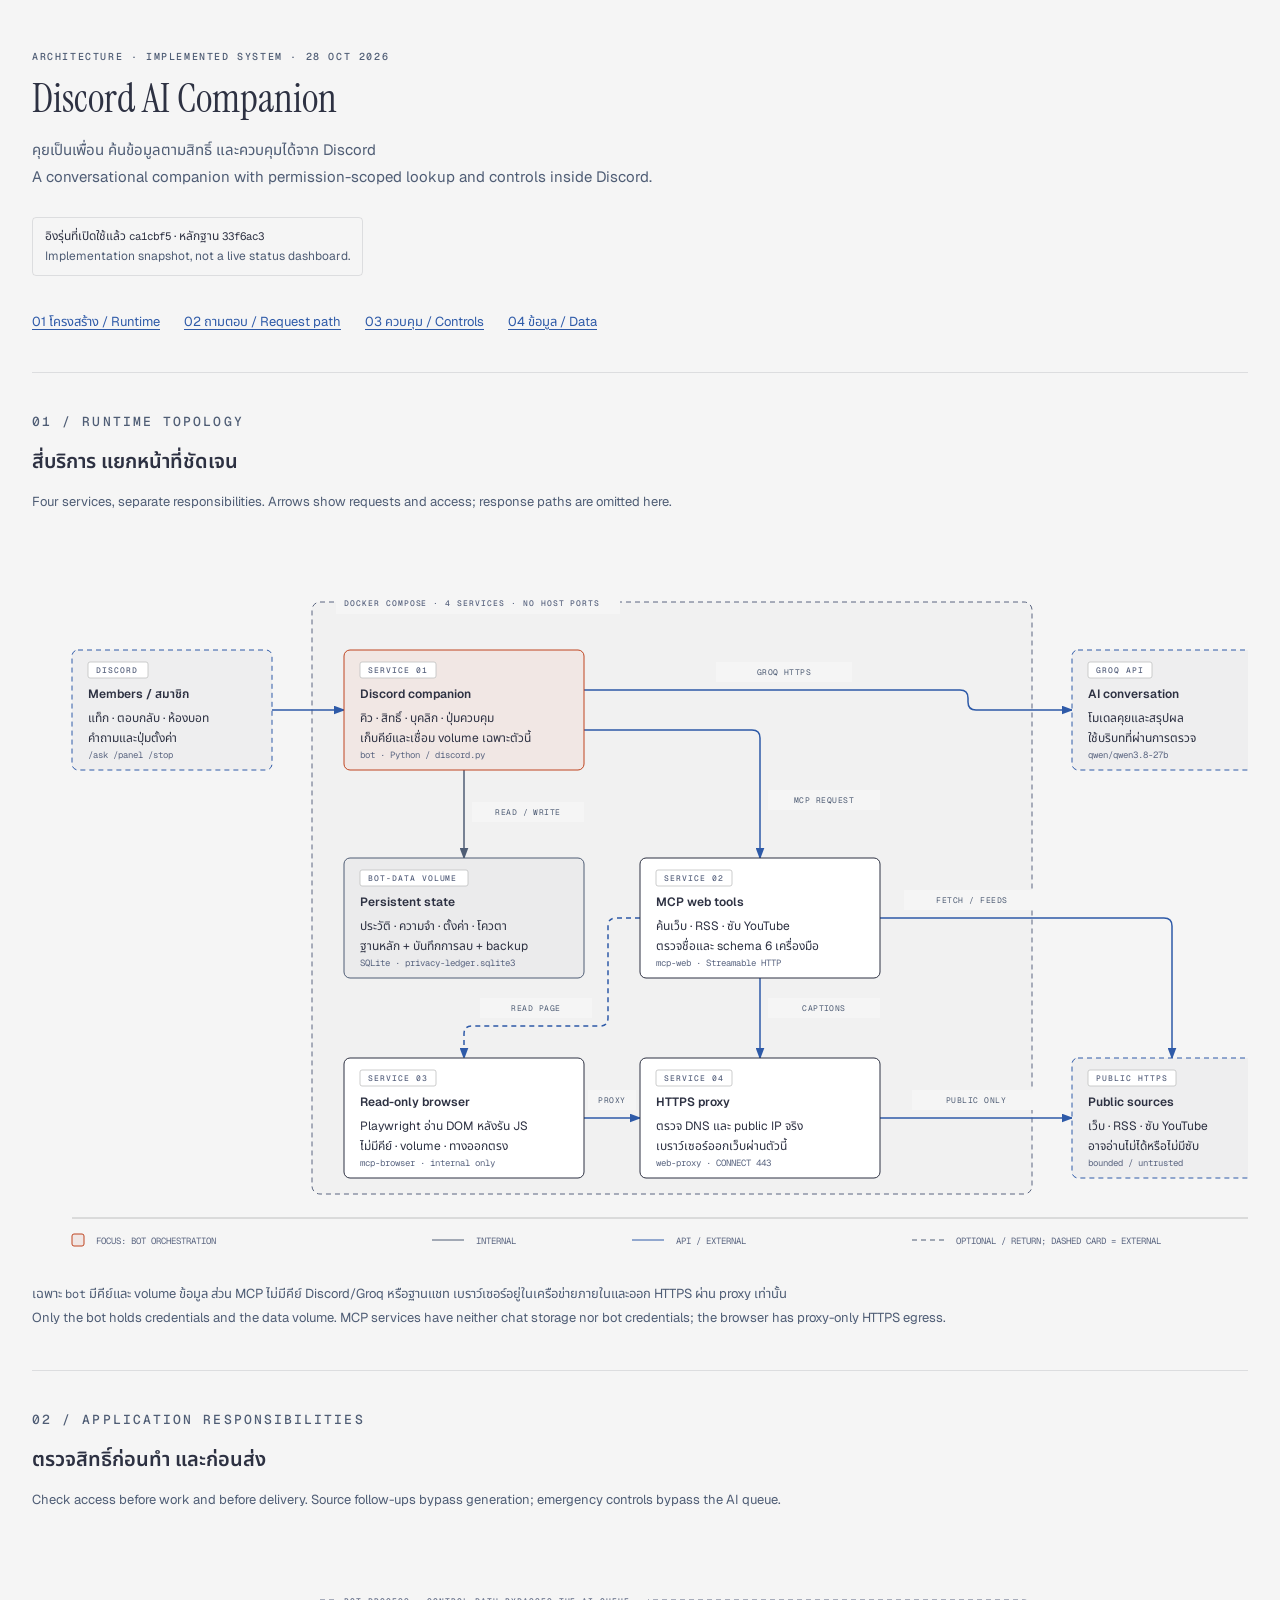
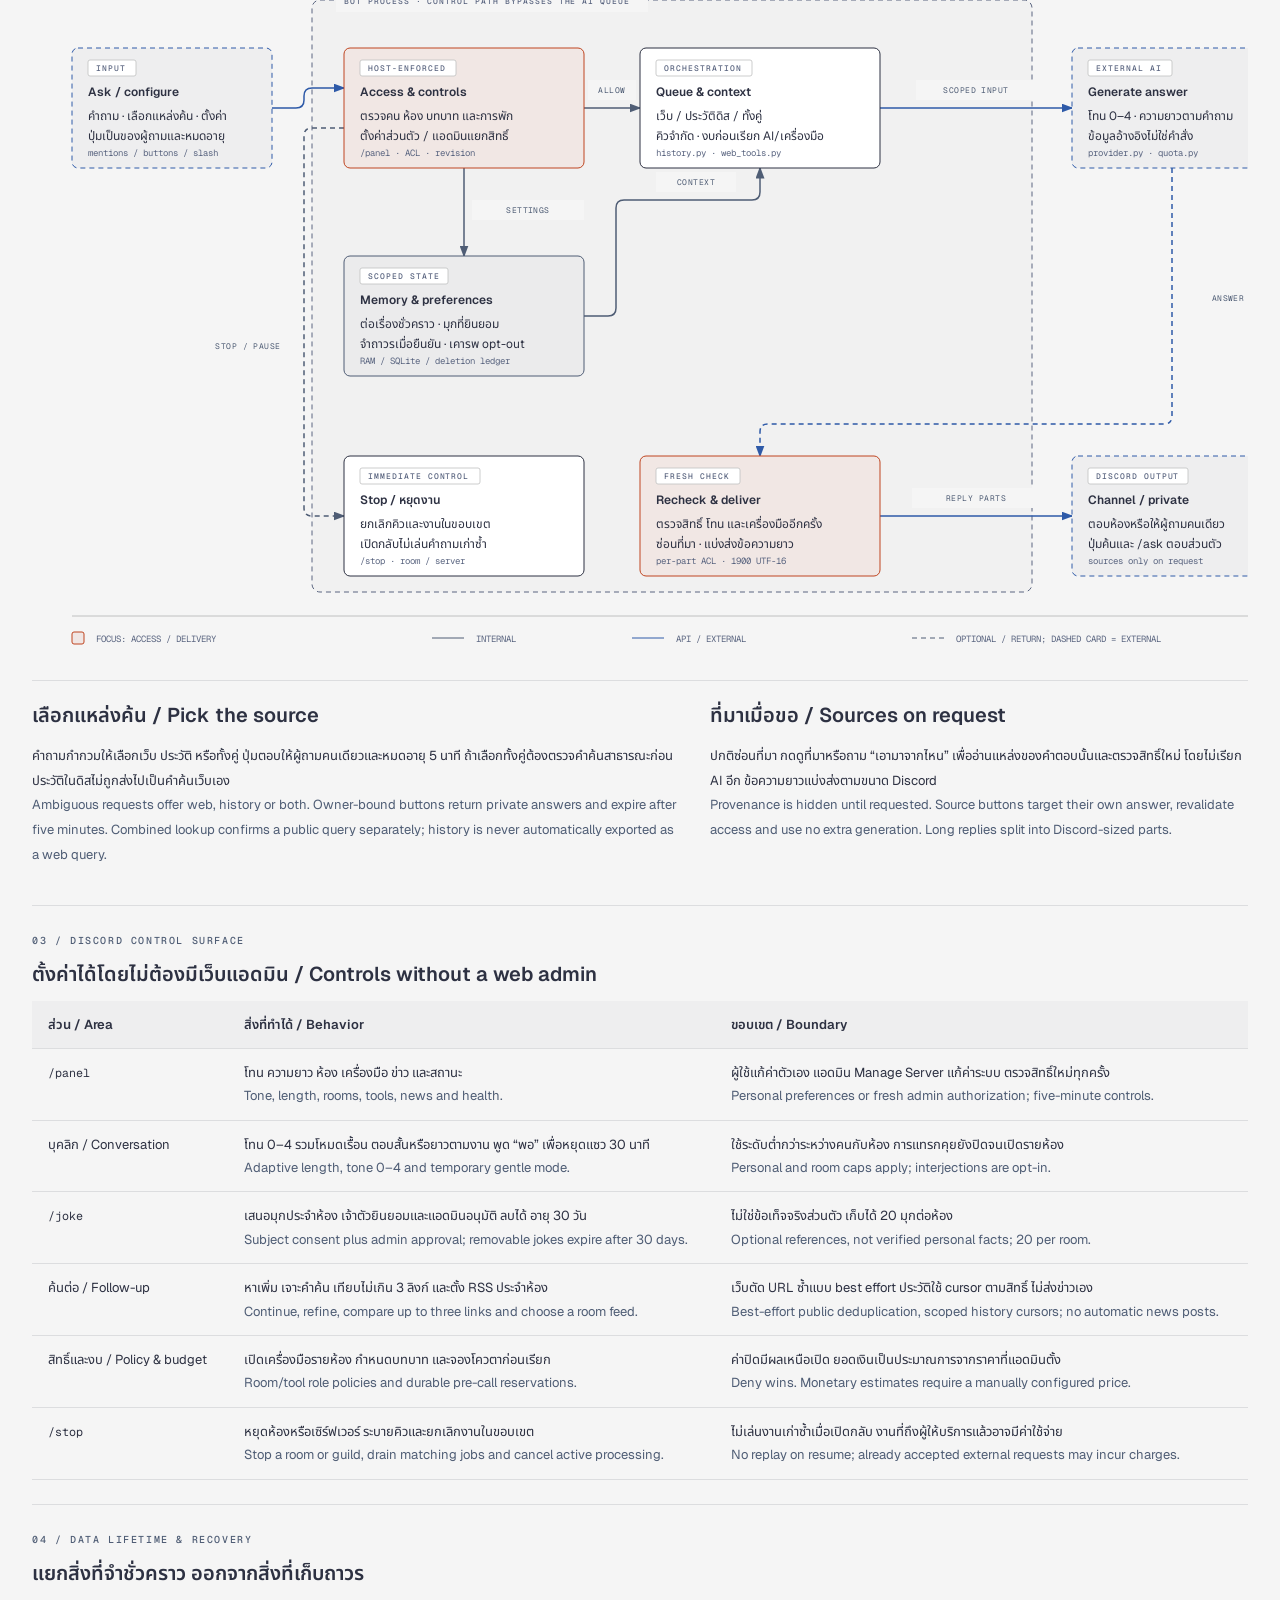
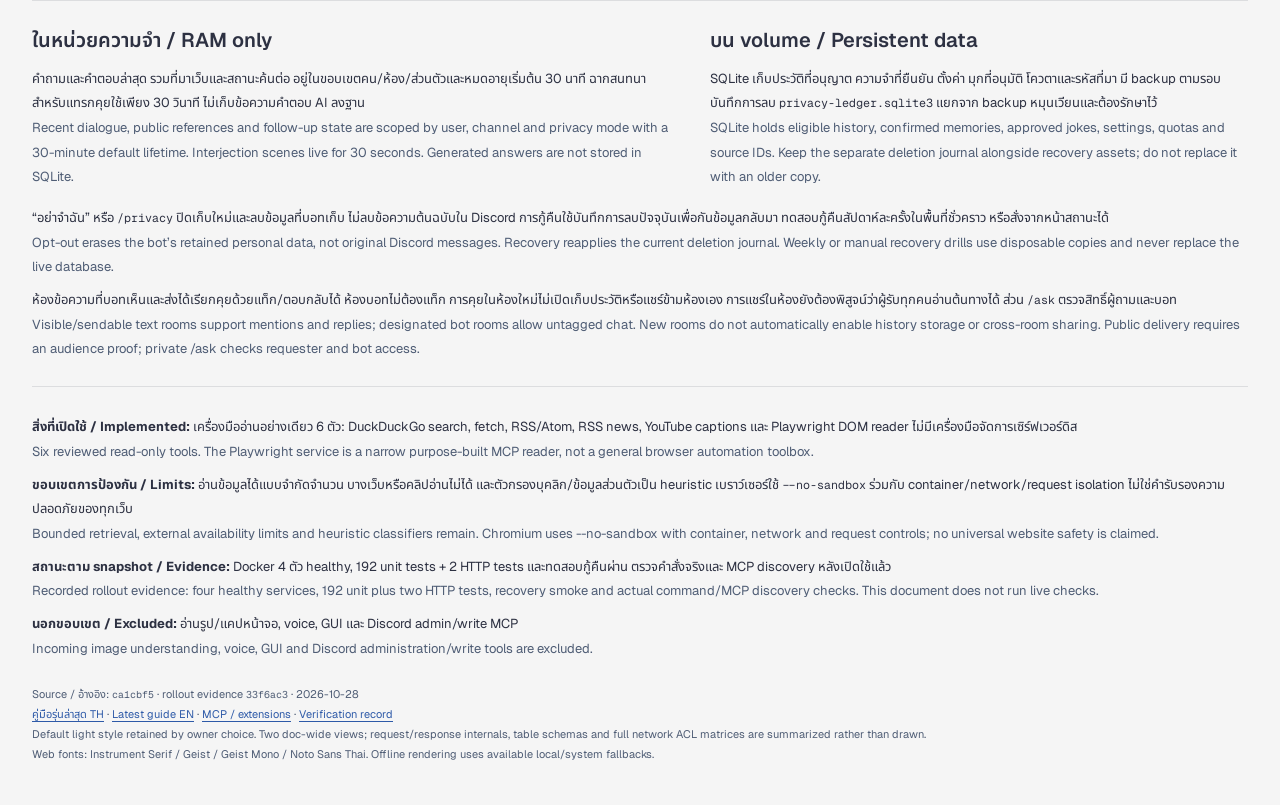
<file: docs/architecture.html>
<!DOCTYPE html>
<html lang="th">
<head>
  <meta charset="utf-8">
  <meta name="viewport" content="width=device-width, initial-scale=1">
  <title>Discord AI Companion — สถาปัตยกรรม / Architecture</title>
  <link href="https://fonts.googleapis.com/css2?family=Instrument+Serif:ital@0;1&amp;family=Geist:wght@400;500;600&amp;family=Geist+Mono:wght@400;500&amp;family=Noto+Sans+Thai:wght@400;500;600&amp;display=swap" rel="stylesheet">
  <style>
    * { box-sizing: border-box; }
    :root {
      --paper: #f5f5f5; --ink: #2d3142; --muted: #4f5d75;
      --soft: #5a6580; --accent: #bf4520; --link: #2e5aa8;
      --rule: rgba(45,49,66,.12);
      --sans: 'Geist', 'Noto Sans Thai', system-ui, sans-serif;
      --serif: 'Instrument Serif', 'Noto Sans Thai', serif;
      --mono: 'Geist Mono', ui-monospace, monospace;
    }
    body { margin: 0; background: var(--paper); color: var(--ink); font-family: var(--sans); }
    main { width: 100%; max-width: 1408px; min-width: 0; margin: auto; padding: 40px 32px; }
    .eyebrow { color: var(--muted); font: 500 10px var(--mono); letter-spacing: .16em; }
    h1 { font: 400 40px/1.15 var(--serif); margin: 12px 0; }
    .intro { max-width: 860px; color: var(--muted); font-size: 15px; line-height: 1.8; }
    .diagram-container { width: 100%; overflow-x: auto; margin: 24px 0; }
    svg { display: block; width: 100%; min-width: 1280px; }
    svg text { fill: var(--ink); font-family: var(--sans); }
    .name { font-size: 12px; font-weight: 600; }
    .th { font-size: 12px; }
    .sub { font: 400 9px var(--mono); fill: var(--soft); }
    .tag { font: 500 8px var(--mono); fill: var(--soft); letter-spacing: .12em; }
    .edge-label { font: 400 8px var(--mono); fill: var(--muted); letter-spacing: .06em; }
    .wire { fill: none; stroke: var(--muted); stroke-width: 1.5; marker-end: var(--arrow); }
    .api { stroke: var(--link); marker-end: var(--arrow-link); }
    .passive { stroke-dasharray: 5 4; }
    .zone { fill: rgba(45,49,66,.02); stroke: #5a6580; stroke-dasharray: 5 4; }
    .badge { fill: #ffffff; stroke: #bfc0c0; stroke-width: .8; }
    .box { fill: #ffffff; stroke: var(--ink); stroke-width: 1; }
    .external { fill: rgba(45,49,66,.03); stroke: var(--link); stroke-dasharray: 5 4; }
    .focal { fill: rgba(191,69,32,.08); stroke: var(--accent); }
    .store { fill: rgba(45,49,66,.05); stroke: var(--muted); }
    .notes { display: grid; grid-template-columns: 1.2fr 1fr; gap: 32px; border-top: 1px solid var(--rule); padding-top: 20px; }
    h2 { font-size: 20px; font-weight: 600; margin: 0 0 8px; }
    .notes p, .details { font-size: 13px; line-height: 1.9; }
    .en { display: block; color: var(--muted); }
    .details { border-top: 1px solid var(--rule); margin-top: 24px; padding-top: 20px; }
    .details p { margin: 8px 0; }
    code { font-family: var(--mono); font-size: .9em; }
    a { color: var(--link); text-underline-offset: 3px; }
    .figure-section { margin-top: 40px; }
    .section-head { border-top: 1px solid var(--rule); padding-top: 24px; }
    .section-head p, .caption { font-size: 13px; color: var(--muted); line-height: 1.85; max-width: 960px; }
    nav { display: flex; gap: 12px 24px; flex-wrap: wrap; font-size: 13px; margin: 24px 0; }
    table { width: 100%; border-collapse: collapse; font-size: 13px; line-height: 1.8; }
    th, td { padding: 12px 16px; text-align: left; vertical-align: top; border-bottom: 1px solid var(--rule); }
    th { font-weight: 600; background: rgba(45,49,66,.03); }
    .table-scroll { overflow-x: auto; width: 100%; }
    .snapshot { display: inline-block; border: 1px solid var(--rule); border-radius: 4px; padding: 8px 12px; font-size: 12px; line-height: 1.7; }
    :focus-visible { outline: 2px solid var(--link); outline-offset: 4px; }
    footer { margin-top: 24px; color: var(--muted); font-size: 11px; line-height: 1.8; }
    @media (max-width: 700px) { main { padding: 24px 16px; } h1 { font-size: 32px; } .notes { grid-template-columns: 1fr; gap: 16px; } }
    @media print { nav { display: none; } .figure-section { break-inside: avoid; } .diagram-container { overflow-x: visible; } svg { min-width: 0; } main { padding: 12px; } }
  </style>
</head>
<body>
<main>
  <header>
    <p class="eyebrow">ARCHITECTURE · IMPLEMENTED SYSTEM · 28 OCT 2026</p>
    <h1>Discord AI Companion</h1>
    <p class="intro">คุยเป็นเพื่อน ค้นข้อมูลตามสิทธิ์ และควบคุมได้จาก Discord<br>
      <span lang="en">A conversational companion with permission-scoped lookup and controls inside Discord.</span></p>
    <p class="snapshot">อิงรุ่นที่เปิดใช้แล้ว <code>ca1cbf5</code> · หลักฐาน <code>33f6ac3</code><br><span class="en" lang="en">Implementation snapshot, not a live status dashboard.</span></p>
    <nav aria-label="สารบัญ / Contents"><a href="#runtime">01 โครงสร้าง / Runtime</a><a href="#request">02 ถามตอบ / Request path</a><a href="#controls">03 ควบคุม / Controls</a><a href="#data">04 ข้อมูล / Data</a></nav>
  </header>
  <!-- Two plain Architecture views at doc-wide 1280×720, eight nodes each.
       Network topology and application responsibilities are separated; neither view
       claims to be a sequence diagram or an exhaustive policy-evaluation trace. -->
  <section id="runtime" class="figure-section">
    <div class="section-head"><p class="eyebrow">01 / RUNTIME TOPOLOGY</p><h2>สี่บริการ แยกหน้าที่ชัดเจน</h2><p lang="en">Four services, separate responsibilities. Arrows show requests and access; response paths are omitted here.</p></div>
    <div class="diagram-container" tabindex="0" role="region" aria-label="Runtime / โครงสร้างการรัน · เลื่อนแนวนอน / Scroll horizontally">
    <svg id="architecture-runtime" viewBox="0 0 1280 720" xmlns="http://www.w3.org/2000/svg" role="img" aria-labelledby="architecture-runtime-title architecture-runtime-desc" style="--arrow:url(#architecture-runtime-arrow);--arrow-link:url(#architecture-runtime-arrow-link)">
      <title id="architecture-runtime-title">Runtime / โครงสร้างการรัน</title>
      <desc id="architecture-runtime-desc">Four isolated Docker services connect Discord and Groq with scoped data storage and public read-only tools; the browser reaches the public internet through an IP-validating proxy.</desc>
      <defs><marker id="architecture-runtime-arrow" markerWidth="8" markerHeight="6" refX="7" refY="3" orient="auto"><polygon points="0 0,8 3,0 6" fill="#4f5d75"/></marker><marker id="architecture-runtime-arrow-accent" markerWidth="8" markerHeight="6" refX="7" refY="3" orient="auto"><polygon points="0 0,8 3,0 6" fill="#bf4520"/></marker><marker id="architecture-runtime-arrow-link" markerWidth="8" markerHeight="6" refX="7" refY="3" orient="auto"><polygon points="0 0,8 3,0 6" fill="#2e5aa8"/></marker></defs>
      <rect width="1280" height="720" fill="#f5f5f5"/>
      <rect x="280" y="64" width="720" height="592" rx="8" class="zone"/>
      <rect x="304" y="52" width="284" height="24" fill="#f5f5f5"/>
      <text x="312" y="68" class="tag">DOCKER COMPOSE · 4 SERVICES · NO HOST PORTS</text>
      <path data-edge-id="ingress" data-from="members" data-to="bot" class="wire api" d="M240 172 H312"/><path data-edge-id="model-call" data-from="bot" data-to="model" class="wire api" d="M552 152 H928 Q936 152 936 160 V164 Q936 172 944 172 H1040"/><path data-edge-id="state-rw" data-from="bot" data-to="state" class="wire " d="M432 232 V320"/><path data-edge-id="mcp-call" data-from="bot" data-to="mcp" class="wire api" d="M552 192 H720 Q728 192 728 200 V320"/><path data-edge-id="browser-call" data-from="mcp" data-to="browser" class="wire api passive" d="M608 380 H584 Q576 380 576 388 V480 Q576 488 568 488 H440 Q432 488 432 496 V520"/><path data-edge-id="caption-proxy" data-from="mcp" data-to="proxy" class="wire api" d="M728 440 V520"/><path data-edge-id="proxy-only" data-from="browser" data-to="proxy" class="wire api" d="M552 580 H608"/><path data-edge-id="egress" data-from="proxy" data-to="public" class="wire api" d="M848 580 H1040"/><path data-edge-id="direct-public" data-from="mcp" data-to="public" class="wire api" d="M848 380 H1132 Q1140 380 1140 388 V520"/>
      <g data-label="GROQ HTTPS" aria-hidden="true"><rect x="684" y="124" width="136" height="20" fill="#f5f5f5"/><text x="752" y="137" text-anchor="middle" class="edge-label">GROQ HTTPS</text></g><g data-label="READ / WRITE" aria-hidden="true"><rect x="440" y="264" width="112" height="20" fill="#f5f5f5"/><text x="496" y="277" text-anchor="middle" class="edge-label">READ / WRITE</text></g><g data-label="MCP REQUEST" aria-hidden="true"><rect x="736" y="252" width="112" height="20" fill="#f5f5f5"/><text x="792" y="265" text-anchor="middle" class="edge-label">MCP REQUEST</text></g><g data-label="READ PAGE" aria-hidden="true"><rect x="448" y="460" width="112" height="20" fill="#f5f5f5"/><text x="504" y="473" text-anchor="middle" class="edge-label">READ PAGE</text></g><g data-label="CAPTIONS" aria-hidden="true"><rect x="736" y="460" width="112" height="20" fill="#f5f5f5"/><text x="792" y="473" text-anchor="middle" class="edge-label">CAPTIONS</text></g><g data-label="PROXY" aria-hidden="true"><rect x="556" y="552" width="48" height="20" fill="#f5f5f5"/><text x="580" y="565" text-anchor="middle" class="edge-label">PROXY</text></g><g data-label="PUBLIC ONLY" aria-hidden="true"><rect x="880" y="552" width="128" height="20" fill="#f5f5f5"/><text x="944" y="565" text-anchor="middle" class="edge-label">PUBLIC ONLY</text></g><g data-label="FETCH / FEEDS" aria-hidden="true"><rect x="872" y="352" width="136" height="20" fill="#f5f5f5"/><text x="940" y="365" text-anchor="middle" class="edge-label">FETCH / FEEDS</text></g>
      <g data-node-id="members" data-bounds="40,112,200,120">
      <rect x="40" y="112" width="200" height="120" rx="6" fill="#f5f5f5"/>
      <rect x="40" y="112" width="200" height="120" rx="6" class="box external"/>
      <rect x="56" y="124" width="60" height="16" rx="2" class="badge"/>
      <text x="64" y="135" class="tag">DISCORD</text>
      <text x="56" y="160" class="name">Members / สมาชิก</text>
      <text x="56" y="184" class="th">แท็ก · ตอบกลับ · ห้องบอท</text>
      <text x="56" y="204" class="th">คำถามและปุ่มตั้งค่า</text>
      <text x="56" y="220" class="sub">/ask /panel /stop</text>
    </g><g data-node-id="bot" data-bounds="312,112,240,120">
      <rect x="312" y="112" width="240" height="120" rx="6" fill="#f5f5f5"/>
      <rect x="312" y="112" width="240" height="120" rx="6" class="box focal"/>
      <rect x="328" y="124" width="76" height="16" rx="2" class="badge"/>
      <text x="336" y="135" class="tag">SERVICE 01</text>
      <text x="328" y="160" class="name">Discord companion</text>
      <text x="328" y="184" class="th">คิว · สิทธิ์ · บุคลิก · ปุ่มควบคุม</text>
      <text x="328" y="204" class="th">เก็บคีย์และเชื่อม volume เฉพาะตัวนี้</text>
      <text x="328" y="220" class="sub">bot · Python / discord.py</text>
    </g><g data-node-id="model" data-bounds="1040,112,200,120">
      <rect x="1040" y="112" width="200" height="120" rx="6" fill="#f5f5f5"/>
      <rect x="1040" y="112" width="200" height="120" rx="6" class="box external"/>
      <rect x="1056" y="124" width="64" height="16" rx="2" class="badge"/>
      <text x="1064" y="135" class="tag">GROQ API</text>
      <text x="1056" y="160" class="name">AI conversation</text>
      <text x="1056" y="184" class="th">โมเดลคุยและสรุปผล</text>
      <text x="1056" y="204" class="th">ใช้บริบทที่ผ่านการตรวจ</text>
      <text x="1056" y="220" class="sub">qwen/qwen3.8-27b</text>
    </g><g data-node-id="state" data-bounds="312,320,240,120">
      <rect x="312" y="320" width="240" height="120" rx="6" fill="#f5f5f5"/>
      <rect x="312" y="320" width="240" height="120" rx="6" class="box store"/>
      <rect x="328" y="332" width="108" height="16" rx="2" class="badge"/>
      <text x="336" y="343" class="tag">BOT-DATA VOLUME</text>
      <text x="328" y="368" class="name">Persistent state</text>
      <text x="328" y="392" class="th">ประวัติ · ความจำ · ตั้งค่า · โควตา</text>
      <text x="328" y="412" class="th">ฐานหลัก + บันทึกการลบ + backup</text>
      <text x="328" y="428" class="sub">SQLite · privacy-ledger.sqlite3</text>
    </g><g data-node-id="mcp" data-bounds="608,320,240,120">
      <rect x="608" y="320" width="240" height="120" rx="6" fill="#f5f5f5"/>
      <rect x="608" y="320" width="240" height="120" rx="6" class="box box"/>
      <rect x="624" y="332" width="76" height="16" rx="2" class="badge"/>
      <text x="632" y="343" class="tag">SERVICE 02</text>
      <text x="624" y="368" class="name">MCP web tools</text>
      <text x="624" y="392" class="th">ค้นเว็บ · RSS · ซับ YouTube</text>
      <text x="624" y="412" class="th">ตรวจชื่อและ schema 6 เครื่องมือ</text>
      <text x="624" y="428" class="sub">mcp-web · Streamable HTTP</text>
    </g><g data-node-id="browser" data-bounds="312,520,240,120">
      <rect x="312" y="520" width="240" height="120" rx="6" fill="#f5f5f5"/>
      <rect x="312" y="520" width="240" height="120" rx="6" class="box box"/>
      <rect x="328" y="532" width="76" height="16" rx="2" class="badge"/>
      <text x="336" y="543" class="tag">SERVICE 03</text>
      <text x="328" y="568" class="name">Read-only browser</text>
      <text x="328" y="592" class="th">Playwright อ่าน DOM หลังรัน JS</text>
      <text x="328" y="612" class="th">ไม่มีคีย์ · volume · ทางออกตรง</text>
      <text x="328" y="628" class="sub">mcp-browser · internal only</text>
    </g><g data-node-id="proxy" data-bounds="608,520,240,120">
      <rect x="608" y="520" width="240" height="120" rx="6" fill="#f5f5f5"/>
      <rect x="608" y="520" width="240" height="120" rx="6" class="box box"/>
      <rect x="624" y="532" width="76" height="16" rx="2" class="badge"/>
      <text x="632" y="543" class="tag">SERVICE 04</text>
      <text x="624" y="568" class="name">HTTPS proxy</text>
      <text x="624" y="592" class="th">ตรวจ DNS และ public IP จริง</text>
      <text x="624" y="612" class="th">เบราว์เซอร์ออกเว็บผ่านตัวนี้</text>
      <text x="624" y="628" class="sub">web-proxy · CONNECT 443</text>
    </g><g data-node-id="public" data-bounds="1040,520,200,120">
      <rect x="1040" y="520" width="200" height="120" rx="6" fill="#f5f5f5"/>
      <rect x="1040" y="520" width="200" height="120" rx="6" class="box external"/>
      <rect x="1056" y="532" width="88" height="16" rx="2" class="badge"/>
      <text x="1064" y="543" class="tag">PUBLIC HTTPS</text>
      <text x="1056" y="568" class="name">Public sources</text>
      <text x="1056" y="592" class="th">เว็บ · RSS · ซับ YouTube</text>
      <text x="1056" y="612" class="th">อาจอ่านไม่ได้หรือไม่มีซับ</text>
      <text x="1056" y="628" class="sub">bounded / untrusted</text>
    </g>
      <g class="legend" aria-hidden="true">
        <line x1="40" y1="680" x2="1240" y2="680" stroke="#bfc0c0"/>
        <rect x="40" y="696" width="12" height="12" rx="2" fill="rgba(191,69,32,.08)" stroke="#bf4520"/>
        <text x="64" y="706" class="sub">FOCUS: BOT ORCHESTRATION</text>
        <line x1="400" y1="702" x2="432" y2="702" stroke="#4f5d75"/><text x="444" y="706" class="sub">INTERNAL</text>
        <line x1="600" y1="702" x2="632" y2="702" stroke="#2e5aa8"/><text x="644" y="706" class="sub">API / EXTERNAL</text>
        <line x1="880" y1="702" x2="912" y2="702" stroke="#4f5d75" stroke-dasharray="5 4"/><text x="924" y="706" class="sub">OPTIONAL / RETURN; DASHED CARD = EXTERNAL</text>
      </g>
    </svg></div>
    <p class="caption">เฉพาะ <code>bot</code> มีคีย์และ volume ข้อมูล ส่วน MCP ไม่มีคีย์ Discord/Groq หรือฐานแชท เบราว์เซอร์อยู่ในเครือข่ายภายในและออก HTTPS ผ่าน proxy เท่านั้น<br><span lang="en">Only the bot holds credentials and the data volume. MCP services have neither chat storage nor bot credentials; the browser has proxy-only HTTPS egress.</span></p>
  </section>
  <section id="request" class="figure-section">
    <div class="section-head"><p class="eyebrow">02 / APPLICATION RESPONSIBILITIES</p><h2>ตรวจสิทธิ์ก่อนทำ และก่อนส่ง</h2><p lang="en">Check access before work and before delivery. Source follow-ups bypass generation; emergency controls bypass the AI queue.</p></div>
    <div class="diagram-container" tabindex="0" role="region" aria-label="Request path / เส้นทางถามตอบ · เลื่อนแนวนอน / Scroll horizontally">
    <svg id="architecture-request" viewBox="0 0 1280 720" xmlns="http://www.w3.org/2000/svg" role="img" aria-labelledby="architecture-request-title architecture-request-desc" style="--arrow:url(#architecture-request-arrow);--arrow-link:url(#architecture-request-arrow-link)">
      <title id="architecture-request-title">Request path / เส้นทางถามตอบ</title>
      <desc id="architecture-request-desc">Fresh host-side controls route questions through scoped context and durable quotas to Groq, or cancel matching work immediately; every reply part rechecks access and hides unrequested provenance.</desc>
      <defs><marker id="architecture-request-arrow" markerWidth="8" markerHeight="6" refX="7" refY="3" orient="auto"><polygon points="0 0,8 3,0 6" fill="#4f5d75"/></marker><marker id="architecture-request-arrow-accent" markerWidth="8" markerHeight="6" refX="7" refY="3" orient="auto"><polygon points="0 0,8 3,0 6" fill="#bf4520"/></marker><marker id="architecture-request-arrow-link" markerWidth="8" markerHeight="6" refX="7" refY="3" orient="auto"><polygon points="0 0,8 3,0 6" fill="#2e5aa8"/></marker></defs>
      <rect width="1280" height="720" fill="#f5f5f5"/>
      <rect x="280" y="64" width="720" height="592" rx="8" class="zone"/>
      <rect x="304" y="52" width="312" height="24" fill="#f5f5f5"/>
      <text x="312" y="68" class="tag">BOT PROCESS · CONTROL PATH BYPASSES THE AI QUEUE</text>
      <path data-edge-id="request-ingress" data-from="question" data-to="gate" class="wire api" d="M240 172 H264 Q272 172 272 164 V160 Q272 152 280 152 H312"/><path data-edge-id="allowed-context" data-from="gate" data-to="context" class="wire " d="M552 172 H608"/><path data-edge-id="read-settings" data-from="gate" data-to="memory" class="wire " d="M432 232 V320"/><path data-edge-id="state-context" data-from="memory" data-to="context" class="wire " d="M552 380 H576 Q584 380 584 372 V272 Q584 264 592 264 H720 Q728 264 728 256 V232"/><path data-edge-id="cancel-now" data-from="gate" data-to="cancel" class="wire passive" d="M312 192 H280 Q272 192 272 200 V572 Q272 580 280 580 H312"/><path data-edge-id="generate" data-from="context" data-to="generation" class="wire api" d="M848 172 H1040"/><path data-edge-id="answer-return" data-from="generation" data-to="delivery" class="wire api passive" d="M1140 232 V480 Q1140 488 1132 488 H736 Q728 488 728 496 V520"/><path data-edge-id="send" data-from="delivery" data-to="reply" class="wire api" d="M848 580 H1040"/>
      <g data-label="ALLOW" aria-hidden="true"><rect x="556" y="144" width="48" height="20" fill="#f5f5f5"/><text x="580" y="157" text-anchor="middle" class="edge-label">ALLOW</text></g><g data-label="SETTINGS" aria-hidden="true"><rect x="440" y="264" width="112" height="20" fill="#f5f5f5"/><text x="496" y="277" text-anchor="middle" class="edge-label">SETTINGS</text></g><g data-label="CONTEXT" aria-hidden="true"><rect x="624" y="236" width="80" height="20" fill="#f5f5f5"/><text x="664" y="249" text-anchor="middle" class="edge-label">CONTEXT</text></g><g data-label="STOP / PAUSE" aria-hidden="true"><rect x="168" y="400" width="96" height="20" fill="#f5f5f5"/><text x="216" y="413" text-anchor="middle" class="edge-label">STOP / PAUSE</text></g><g data-label="SCOPED INPUT" aria-hidden="true"><rect x="884" y="144" width="120" height="20" fill="#f5f5f5"/><text x="944" y="157" text-anchor="middle" class="edge-label">SCOPED INPUT</text></g><g data-label="ANSWER" aria-hidden="true"><rect x="1152" y="352" width="88" height="20" fill="#f5f5f5"/><text x="1196" y="365" text-anchor="middle" class="edge-label">ANSWER</text></g><g data-label="REPLY PARTS" aria-hidden="true"><rect x="880" y="552" width="128" height="20" fill="#f5f5f5"/><text x="944" y="565" text-anchor="middle" class="edge-label">REPLY PARTS</text></g>
      <g data-node-id="question" data-bounds="40,112,200,120">
      <rect x="40" y="112" width="200" height="120" rx="6" fill="#f5f5f5"/>
      <rect x="40" y="112" width="200" height="120" rx="6" class="box external"/>
      <rect x="56" y="124" width="48" height="16" rx="2" class="badge"/>
      <text x="64" y="135" class="tag">INPUT</text>
      <text x="56" y="160" class="name">Ask / configure</text>
      <text x="56" y="184" class="th">คำถาม · เลือกแหล่งค้น · ตั้งค่า</text>
      <text x="56" y="204" class="th">ปุ่มเป็นของผู้ถามและหมดอายุ</text>
      <text x="56" y="220" class="sub">mentions / buttons / slash</text>
    </g><g data-node-id="gate" data-bounds="312,112,240,120">
      <rect x="312" y="112" width="240" height="120" rx="6" fill="#f5f5f5"/>
      <rect x="312" y="112" width="240" height="120" rx="6" class="box focal"/>
      <rect x="328" y="124" width="96" height="16" rx="2" class="badge"/>
      <text x="336" y="135" class="tag">HOST-ENFORCED</text>
      <text x="328" y="160" class="name">Access &amp; controls</text>
      <text x="328" y="184" class="th">ตรวจคน ห้อง บทบาท และการพัก</text>
      <text x="328" y="204" class="th">ตั้งค่าส่วนตัว / แอดมินแยกสิทธิ์</text>
      <text x="328" y="220" class="sub">/panel · ACL · revision</text>
    </g><g data-node-id="context" data-bounds="608,112,240,120">
      <rect x="608" y="112" width="240" height="120" rx="6" fill="#f5f5f5"/>
      <rect x="608" y="112" width="240" height="120" rx="6" class="box box"/>
      <rect x="624" y="124" width="96" height="16" rx="2" class="badge"/>
      <text x="632" y="135" class="tag">ORCHESTRATION</text>
      <text x="624" y="160" class="name">Queue &amp; context</text>
      <text x="624" y="184" class="th">เว็บ / ประวัติดิส / ทั้งคู่</text>
      <text x="624" y="204" class="th">คิวจำกัด · งบก่อนเรียก AI/เครื่องมือ</text>
      <text x="624" y="220" class="sub">history.py · web_tools.py</text>
    </g><g data-node-id="generation" data-bounds="1040,112,200,120">
      <rect x="1040" y="112" width="200" height="120" rx="6" fill="#f5f5f5"/>
      <rect x="1040" y="112" width="200" height="120" rx="6" class="box external"/>
      <rect x="1056" y="124" width="84" height="16" rx="2" class="badge"/>
      <text x="1064" y="135" class="tag">EXTERNAL AI</text>
      <text x="1056" y="160" class="name">Generate answer</text>
      <text x="1056" y="184" class="th">โทน 0–4 · ความยาวตามคำถาม</text>
      <text x="1056" y="204" class="th">ข้อมูลอ้างอิงไม่ใช่คำสั่ง</text>
      <text x="1056" y="220" class="sub">provider.py · quota.py</text>
    </g><g data-node-id="memory" data-bounds="312,320,240,120">
      <rect x="312" y="320" width="240" height="120" rx="6" fill="#f5f5f5"/>
      <rect x="312" y="320" width="240" height="120" rx="6" class="box store"/>
      <rect x="328" y="332" width="88" height="16" rx="2" class="badge"/>
      <text x="336" y="343" class="tag">SCOPED STATE</text>
      <text x="328" y="368" class="name">Memory &amp; preferences</text>
      <text x="328" y="392" class="th">ต่อเรื่องชั่วคราว · มุกที่ยินยอม</text>
      <text x="328" y="412" class="th">จำถาวรเมื่อยืนยัน · เคารพ opt-out</text>
      <text x="328" y="428" class="sub">RAM / SQLite / deletion ledger</text>
    </g><g data-node-id="cancel" data-bounds="312,520,240,120">
      <rect x="312" y="520" width="240" height="120" rx="6" fill="#f5f5f5"/>
      <rect x="312" y="520" width="240" height="120" rx="6" class="box box"/>
      <rect x="328" y="532" width="120" height="16" rx="2" class="badge"/>
      <text x="336" y="543" class="tag">IMMEDIATE CONTROL</text>
      <text x="328" y="568" class="name">Stop / หยุดงาน</text>
      <text x="328" y="592" class="th">ยกเลิกคิวและงานในขอบเขต</text>
      <text x="328" y="612" class="th">เปิดกลับไม่เล่นคำถามเก่าซ้ำ</text>
      <text x="328" y="628" class="sub">/stop · room / server</text>
    </g><g data-node-id="delivery" data-bounds="608,520,240,120">
      <rect x="608" y="520" width="240" height="120" rx="6" fill="#f5f5f5"/>
      <rect x="608" y="520" width="240" height="120" rx="6" class="box focal"/>
      <rect x="624" y="532" width="84" height="16" rx="2" class="badge"/>
      <text x="632" y="543" class="tag">FRESH CHECK</text>
      <text x="624" y="568" class="name">Recheck &amp; deliver</text>
      <text x="624" y="592" class="th">ตรวจสิทธิ์ โทน และเครื่องมืออีกครั้ง</text>
      <text x="624" y="612" class="th">ซ่อนที่มา · แบ่งส่งข้อความยาว</text>
      <text x="624" y="628" class="sub">per-part ACL · 1900 UTF-16</text>
    </g><g data-node-id="reply" data-bounds="1040,520,200,120">
      <rect x="1040" y="520" width="200" height="120" rx="6" fill="#f5f5f5"/>
      <rect x="1040" y="520" width="200" height="120" rx="6" class="box external"/>
      <rect x="1056" y="532" width="100" height="16" rx="2" class="badge"/>
      <text x="1064" y="543" class="tag">DISCORD OUTPUT</text>
      <text x="1056" y="568" class="name">Channel / private</text>
      <text x="1056" y="592" class="th">ตอบห้องหรือให้ผู้ถามคนเดียว</text>
      <text x="1056" y="612" class="th">ปุ่มค้นและ /ask ตอบส่วนตัว</text>
      <text x="1056" y="628" class="sub">sources only on request</text>
    </g>
      <g class="legend" aria-hidden="true">
        <line x1="40" y1="680" x2="1240" y2="680" stroke="#bfc0c0"/>
        <rect x="40" y="696" width="12" height="12" rx="2" fill="rgba(191,69,32,.08)" stroke="#bf4520"/>
        <text x="64" y="706" class="sub">FOCUS: ACCESS / DELIVERY</text>
        <line x1="400" y1="702" x2="432" y2="702" stroke="#4f5d75"/><text x="444" y="706" class="sub">INTERNAL</text>
        <line x1="600" y1="702" x2="632" y2="702" stroke="#2e5aa8"/><text x="644" y="706" class="sub">API / EXTERNAL</text>
        <line x1="880" y1="702" x2="912" y2="702" stroke="#4f5d75" stroke-dasharray="5 4"/><text x="924" y="706" class="sub">OPTIONAL / RETURN; DASHED CARD = EXTERNAL</text>
      </g>
    </svg></div>
    <div class="notes">
      <div><h2>เลือกแหล่งค้น / Pick the source</h2><p>คำถามกำกวมให้เลือกเว็บ ประวัติ หรือทั้งคู่ ปุ่มตอบให้ผู้ถามคนเดียวและหมดอายุ 5 นาที ถ้าเลือกทั้งคู่ต้องตรวจคำค้นสาธารณะก่อน ประวัติในดิสไม่ถูกส่งไปเป็นคำค้นเว็บเอง<span class="en" lang="en">Ambiguous requests offer web, history or both. Owner-bound buttons return private answers and expire after five minutes. Combined lookup confirms a public query separately; history is never automatically exported as a web query.</span></p></div>
      <div><h2>ที่มาเมื่อขอ / Sources on request</h2><p>ปกติซ่อนที่มา กดดูที่มาหรือถาม “เอามาจากไหน” เพื่ออ่านแหล่งของคำตอบนั้นและตรวจสิทธิ์ใหม่ โดยไม่เรียก AI อีก ข้อความยาวแบ่งส่งตามขนาด Discord<span class="en" lang="en">Provenance is hidden until requested. Source buttons target their own answer, revalidate access and use no extra generation. Long replies split into Discord-sized parts.</span></p></div>
    </div>
  </section>
  <section id="controls" class="details">
    <p class="eyebrow">03 / DISCORD CONTROL SURFACE</p><h2>ตั้งค่าได้โดยไม่ต้องมีเว็บแอดมิน / Controls without a web admin</h2>
    <div class="table-scroll"><table><thead><tr><th>ส่วน / Area</th><th>สิ่งที่ทำได้ / Behavior</th><th>ขอบเขต / Boundary</th></tr></thead><tbody>
      <tr><td><code>/panel</code></td><td>โทน ความยาว ห้อง เครื่องมือ ข่าว และสถานะ<span class="en" lang="en">Tone, length, rooms, tools, news and health.</span></td><td>ผู้ใช้แก้ค่าตัวเอง แอดมิน Manage Server แก้ค่าระบบ ตรวจสิทธิ์ใหม่ทุกครั้ง<span class="en" lang="en">Personal preferences or fresh admin authorization; five-minute controls.</span></td></tr>
      <tr><td>บุคลิก / Conversation</td><td>โทน 0–4 รวมโหมดเรื้อน ตอบสั้นหรือยาวตามงาน พูด “พอ” เพื่อหยุดแซว 30 นาที<span class="en" lang="en">Adaptive length, tone 0–4 and temporary gentle mode.</span></td><td>ใช้ระดับต่ำกว่าระหว่างคนกับห้อง การแทรกคุยยังปิดจนเปิดรายห้อง<span class="en" lang="en">Personal and room caps apply; interjections are opt-in.</span></td></tr>
      <tr><td><code>/joke</code></td><td>เสนอมุกประจำห้อง เจ้าตัวยินยอมและแอดมินอนุมัติ ลบได้ อายุ 30 วัน<span class="en" lang="en">Subject consent plus admin approval; removable jokes expire after 30 days.</span></td><td>ไม่ใช่ข้อเท็จจริงส่วนตัว เก็บได้ 20 มุกต่อห้อง<span class="en" lang="en">Optional references, not verified personal facts; 20 per room.</span></td></tr>
      <tr><td>ค้นต่อ / Follow-up</td><td>หาเพิ่ม เจาะคำค้น เทียบไม่เกิน 3 ลิงก์ และตั้ง RSS ประจำห้อง<span class="en" lang="en">Continue, refine, compare up to three links and choose a room feed.</span></td><td>เว็บตัด URL ซ้ำแบบ best effort ประวัติใช้ cursor ตามสิทธิ์ ไม่ส่งข่าวเอง<span class="en" lang="en">Best-effort public deduplication, scoped history cursors; no automatic news posts.</span></td></tr>
      <tr><td>สิทธิ์และงบ / Policy &amp; budget</td><td>เปิดเครื่องมือรายห้อง กำหนดบทบาท และจองโควตาก่อนเรียก<span class="en" lang="en">Room/tool role policies and durable pre-call reservations.</span></td><td>ค่าปิดมีผลเหนือเปิด ยอดเงินเป็นประมาณการจากราคาที่แอดมินตั้ง<span class="en" lang="en">Deny wins. Monetary estimates require a manually configured price.</span></td></tr>
      <tr><td><code>/stop</code></td><td>หยุดห้องหรือเซิร์ฟเวอร์ ระบายคิวและยกเลิกงานในขอบเขต<span class="en" lang="en">Stop a room or guild, drain matching jobs and cancel active processing.</span></td><td>ไม่เล่นงานเก่าซ้ำเมื่อเปิดกลับ งานที่ถึงผู้ให้บริการแล้วอาจมีค่าใช้จ่าย<span class="en" lang="en">No replay on resume; already accepted external requests may incur charges.</span></td></tr>
    </tbody></table></div>
  </section>
  <section id="data" class="details">
    <p class="eyebrow">04 / DATA LIFETIME &amp; RECOVERY</p><h2>แยกสิ่งที่จำชั่วคราว ออกจากสิ่งที่เก็บถาวร</h2>
    <div class="notes">
      <div><h2>ในหน่วยความจำ / RAM only</h2><p>คำถามและคำตอบล่าสุด รวมที่มาเว็บและสถานะค้นต่อ อยู่ในขอบเขตคน/ห้อง/ส่วนตัวและหมดอายุเริ่มต้น 30 นาที ฉากสนทนาสำหรับแทรกคุยใช้เพียง 30 วินาที ไม่เก็บข้อความคำตอบ AI ลงฐาน<span class="en" lang="en">Recent dialogue, public references and follow-up state are scoped by user, channel and privacy mode with a 30-minute default lifetime. Interjection scenes live for 30 seconds. Generated answers are not stored in SQLite.</span></p></div>
      <div><h2>บน volume / Persistent data</h2><p>SQLite เก็บประวัติที่อนุญาต ความจำที่ยืนยัน ตั้งค่า มุกที่อนุมัติ โควตาและรหัสที่มา มี backup ตามรอบ บันทึกการลบ <code>privacy-ledger.sqlite3</code> แยกจาก backup หมุนเวียนและต้องรักษาไว้<span class="en" lang="en">SQLite holds eligible history, confirmed memories, approved jokes, settings, quotas and source IDs. Keep the separate deletion journal alongside recovery assets; do not replace it with an older copy.</span></p></div>
    </div>
    <p>“อย่าจำฉัน” หรือ <code>/privacy</code> ปิดเก็บใหม่และลบข้อมูลที่บอทเก็บ ไม่ลบข้อความต้นฉบับใน Discord การกู้คืนใช้บันทึกการลบปัจจุบันเพื่อกันข้อมูลกลับมา ทดสอบกู้คืนสัปดาห์ละครั้งในพื้นที่ชั่วคราว หรือสั่งจากหน้าสถานะได้
      <span class="en" lang="en">Opt-out erases the bot’s retained personal data, not original Discord messages. Recovery reapplies the current deletion journal. Weekly or manual recovery drills use disposable copies and never replace the live database.</span></p>
    <p>ห้องข้อความที่บอทเห็นและส่งได้เรียกคุยด้วยแท็ก/ตอบกลับได้ ห้องบอทไม่ต้องแท็ก การคุยในห้องใหม่ไม่เปิดเก็บประวัติหรือแชร์ข้ามห้องเอง การแชร์ในห้องยังต้องพิสูจน์ว่าผู้รับทุกคนอ่านต้นทางได้ ส่วน <code>/ask</code> ตรวจสิทธิ์ผู้ถามและบอท
      <span class="en" lang="en">Visible/sendable text rooms support mentions and replies; designated bot rooms allow untagged chat. New rooms do not automatically enable history storage or cross-room sharing. Public delivery requires an audience proof; private /ask checks requester and bot access.</span></p>
  </section>
  <section class="details" aria-label="ขอบเขตและหลักฐาน / Scope and evidence">
    <p><strong>สิ่งที่เปิดใช้ / Implemented:</strong> เครื่องมืออ่านอย่างเดียว 6 ตัว: DuckDuckGo search, fetch, RSS/Atom, RSS news, YouTube captions และ Playwright DOM reader ไม่มีเครื่องมือจัดการเซิร์ฟเวอร์ดิส<span class="en" lang="en">Six reviewed read-only tools. The Playwright service is a narrow purpose-built MCP reader, not a general browser automation toolbox.</span></p>
    <p><strong>ขอบเขตการป้องกัน / Limits:</strong> อ่านข้อมูลได้แบบจำกัดจำนวน บางเว็บหรือคลิปอ่านไม่ได้ และตัวกรองบุคลิก/ข้อมูลส่วนตัวเป็น heuristic เบราว์เซอร์ใช้ <code>--no-sandbox</code> ร่วมกับ container/network/request isolation ไม่ใช่คำรับรองความปลอดภัยของทุกเว็บ<span class="en" lang="en">Bounded retrieval, external availability limits and heuristic classifiers remain. Chromium uses --no-sandbox with container, network and request controls; no universal website safety is claimed.</span></p>
    <p><strong>สถานะตาม snapshot / Evidence:</strong> Docker 4 ตัว healthy, 192 unit tests + 2 HTTP tests และทดสอบกู้คืนผ่าน ตรวจคำสั่งจริงและ MCP discovery หลังเปิดใช้แล้ว<span class="en" lang="en">Recorded rollout evidence: four healthy services, 192 unit plus two HTTP tests, recovery smoke and actual command/MCP discovery checks. This document does not run live checks.</span></p>
    <p><strong>นอกขอบเขต / Excluded:</strong> อ่านรูป/แคปหน้าจอ, voice, GUI และ Discord admin/write MCP<span class="en" lang="en">Incoming image understanding, voice, GUI and Discord administration/write tools are excluded.</span></p>
  </section>
  <footer>
    Source / อ้างอิง: <code>ca1cbf5</code> · rollout evidence <code>33f6ac3</code> · 2026-10-28<br>
    <a href="COMPANION_UPGRADE.th.md">คู่มือรุ่นล่าสุด TH</a> · <a href="COMPANION_UPGRADE.en.md" lang="en">Latest guide EN</a> · <a href="EXTENSIONS.th.md">MCP / extensions</a> · <a href="../PROGRESS.md">Verification record</a><br>
    Default light style retained by owner choice. Two doc-wide views; request/response internals, table schemas and full network ACL matrices are summarized rather than drawn.<br>
    Web fonts: Instrument Serif / Geist / Geist Mono / Noto Sans Thai. Offline rendering uses available local/system fallbacks.
  </footer>
</main>
</body>
</html>
</file>
